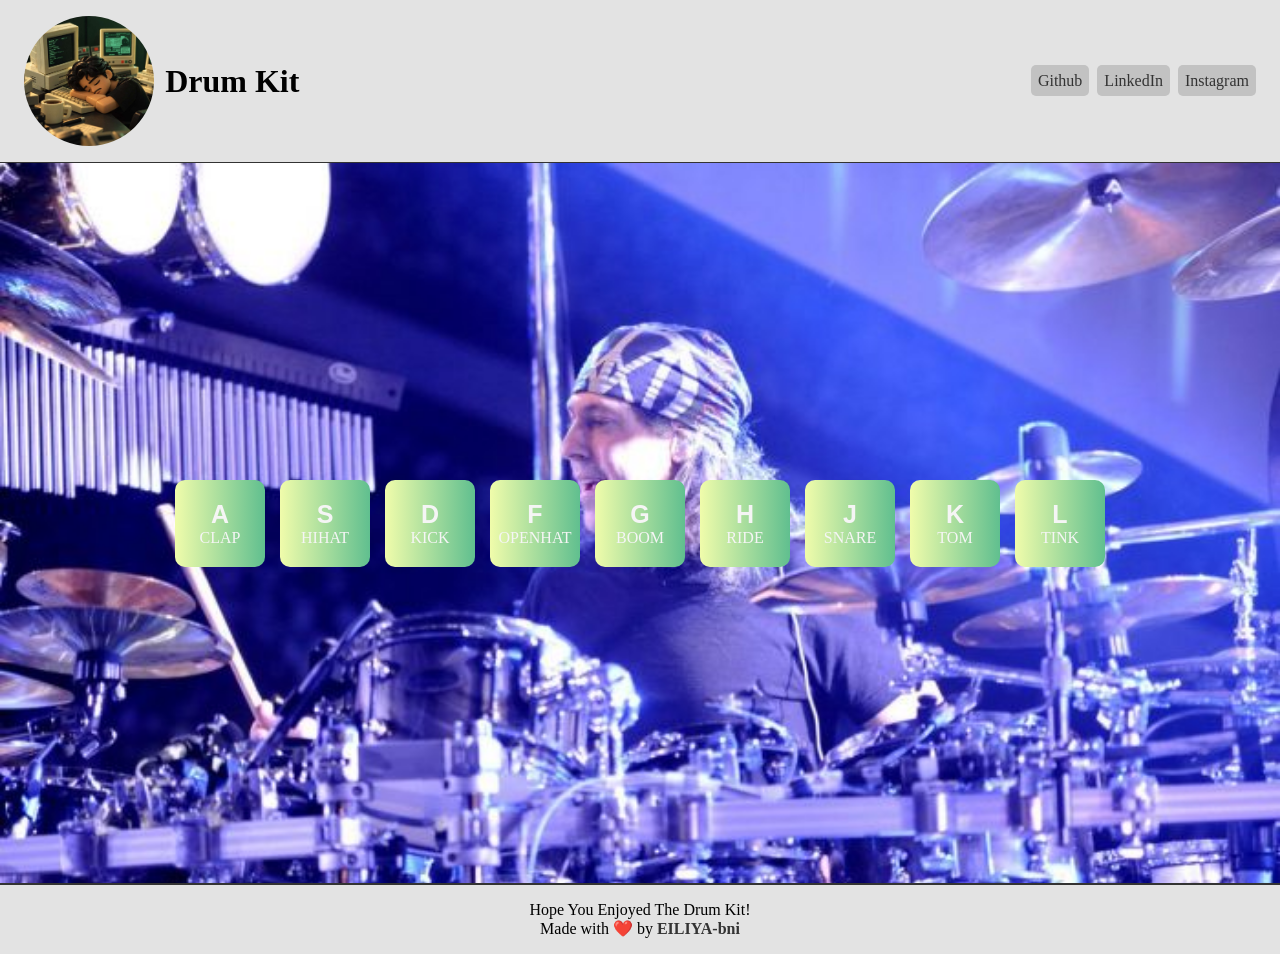
<file: 01-drum-kit/index.html>
<!DOCTYPE html>
<html lang="en">

<head>
    <meta charset="UTF-8">
    <meta name="viewport" content="width=device-width, initial-scale=1.0">
    <title>Drum kit</title>
    <link rel="stylesheet" href="style.css">
</head>

<body>
    <!-- Creating the header container to show my id and my project -->
    <header class="header-container">
        <div class="name-logo">
            <img src="./images/eiliya-bni-github-profile.jpeg" alt="EILIYA-bni github profile picture" width="130">
            <h1>Drum Kit</h1>
        </div>

        <div class="links">
            <nav>
                <ul>
                    <li><a href="https://github.com/EILIYA-bni/">Github</a></li>
                    <li><a href="https://www.linkedin.com/in/eiliya-babakhani-7a5b7b442/">LinkedIn</a></li>
                    <li><a href="https://www.instagram.com/eiliya_bni/">Instagram</a></li>
                </ul>
            </nav>
        </div>
    </header>

    <main class="mainContainer">
        <!-- Creating the keys container -->
        <div class="keysContainer">
            <!-- each key added with their data-key -->
            <div data-key="65" class="key">
                <kbd>A</kbd>
                <!-- The 'A' key sound 'Clap' -->
                <span class="sound">CLAP</span>
            </div>

            <div data-key="83" class="key">
                <kbd>S</kbd>
                <span class="sound">HIHAT</span>
            </div>

            <div data-key="68" class="key">
                <kbd>D</kbd>
                <span class="sound">KICK</span>
            </div>

            <div data-key="70" class="key">
                <kbd>F</kbd>
                <span class="sound">OPENHAT</span>
            </div>

            <div data-key="71" class="key">
                <kbd>G</kbd>
                <span class="sound">BOOM</span>
            </div>

            <div data-key="72" class="key">
                <kbd>H</kbd>
                <span class="sound">RIDE</span>
            </div>

            <div data-key="74" class="key">
                <kbd>J</kbd>
                <span class="sound">SNARE</span>
            </div>

            <div data-key="75" class="key">
                <kbd>K</kbd>
                <span class="sound">TOM</span>
            </div>

            <div data-key="76" class="key">
                <kbd>L</kbd>
                <span class="sound">TINK</span>
            </div>

            <audio data-key="65" src="sounds/clap.wav"></audio>
            <audio data-key="83" src="sounds/hihat.wav"></audio>
            <audio data-key="68" src="sounds/kick.wav"></audio>
            <audio data-key="70" src="sounds/openhat.wav"></audio>
            <audio data-key="71" src="sounds/boom.wav"></audio>
            <audio data-key="72" src="sounds/ride.wav"></audio>
            <audio data-key="74" src="sounds/snare.wav"></audio>
            <audio data-key="75" src="sounds/tom.wav"></audio>
            <audio data-key="76" src="sounds/tink.wav"></audio>
        </div>

        <!-- Starting the Javascript coding linked to script.js -->
        <script src="script.js"></script>
    </main>

    <footer>
        <p>Hope You Enjoyed The Drum Kit!</p>
        <p>Made with ❤️ by <span class="name">EILIYA-bni</span></p>
    </footer>
</body>

</html>
</file>
<file: 01-drum-kit/style.css>
* {
    margin: 0px;
    font-family: 'Roboto';
}

.header-container {
    width: 100%;
    display: flex;
    align-items: center;
    justify-content: space-between;
    background-color: #e3e3e3;
    border-bottom: 1px solid #333;
    padding-bottom: 1rem;
    padding-top: 1rem;
}

.header-container .name-logo {
    display: flex;
    justify-content: flex-start;
    flex-wrap: nowrap;
    align-items: center;
    gap: 0.7rem;
    padding-left: 1.5rem;
}

.name-logo img {
    border-radius: 100%;
}

.header-container .links ul {
    list-style: none;
    display: flex;
    justify-content: space-between;
    gap: 0.5rem;
    padding: 0px;
    padding-right: 1.5rem;
}

.links a {
    text-decoration: none;
    color: #333;
    background-color: #c2c2c2;
    padding: 7px;
    border-radius: 5px;
    transition: font-size 1s, font-weight 0.7s;
}

.links a:hover {
    font-size: 20px;
    font-weight: bolder;
    border-bottom: 1px solid #333;
}

.mainContainer {
    background-image: url("images/background-drum.jpg");
    background-repeat: no-repeat;
    background-size: cover;
    /* filter: blur(8px);
    -webkit-filter: blur(8px); */
    border-bottom: 1px solid #333;
}

.keysContainer {
    display: flex;
    gap: 15px;
    justify-content: center;
    align-items: center;
    height: 45rem;
    width: 100%;
}

.key {
    display: flex;
    align-items: center;
    flex-direction: column;
    padding: 20px;
    width: 50px;
    border-radius: 10px;
    background: linear-gradient(0.25turn, #f0fcab, #60bf8f);
    color: whitesmoke;
    transition: all 0.07s;
}

.playing {
    transform: scale(1.1);
    border-color: whitesmoke;
    box-shadow: 0 0 10px whitesmoke;
}

.key kbd {
    font-size: 25px;
    font-weight: bold;
    font-family: Arial, Helvetica, sans-serif;
}

footer {
    background-color: #e3e3e3;
    text-align: center;
    padding: 1rem;
    border-top: 1px solid #333;
}

footer .name {
    font-weight: bold;
    color: #333;
}
</file>
